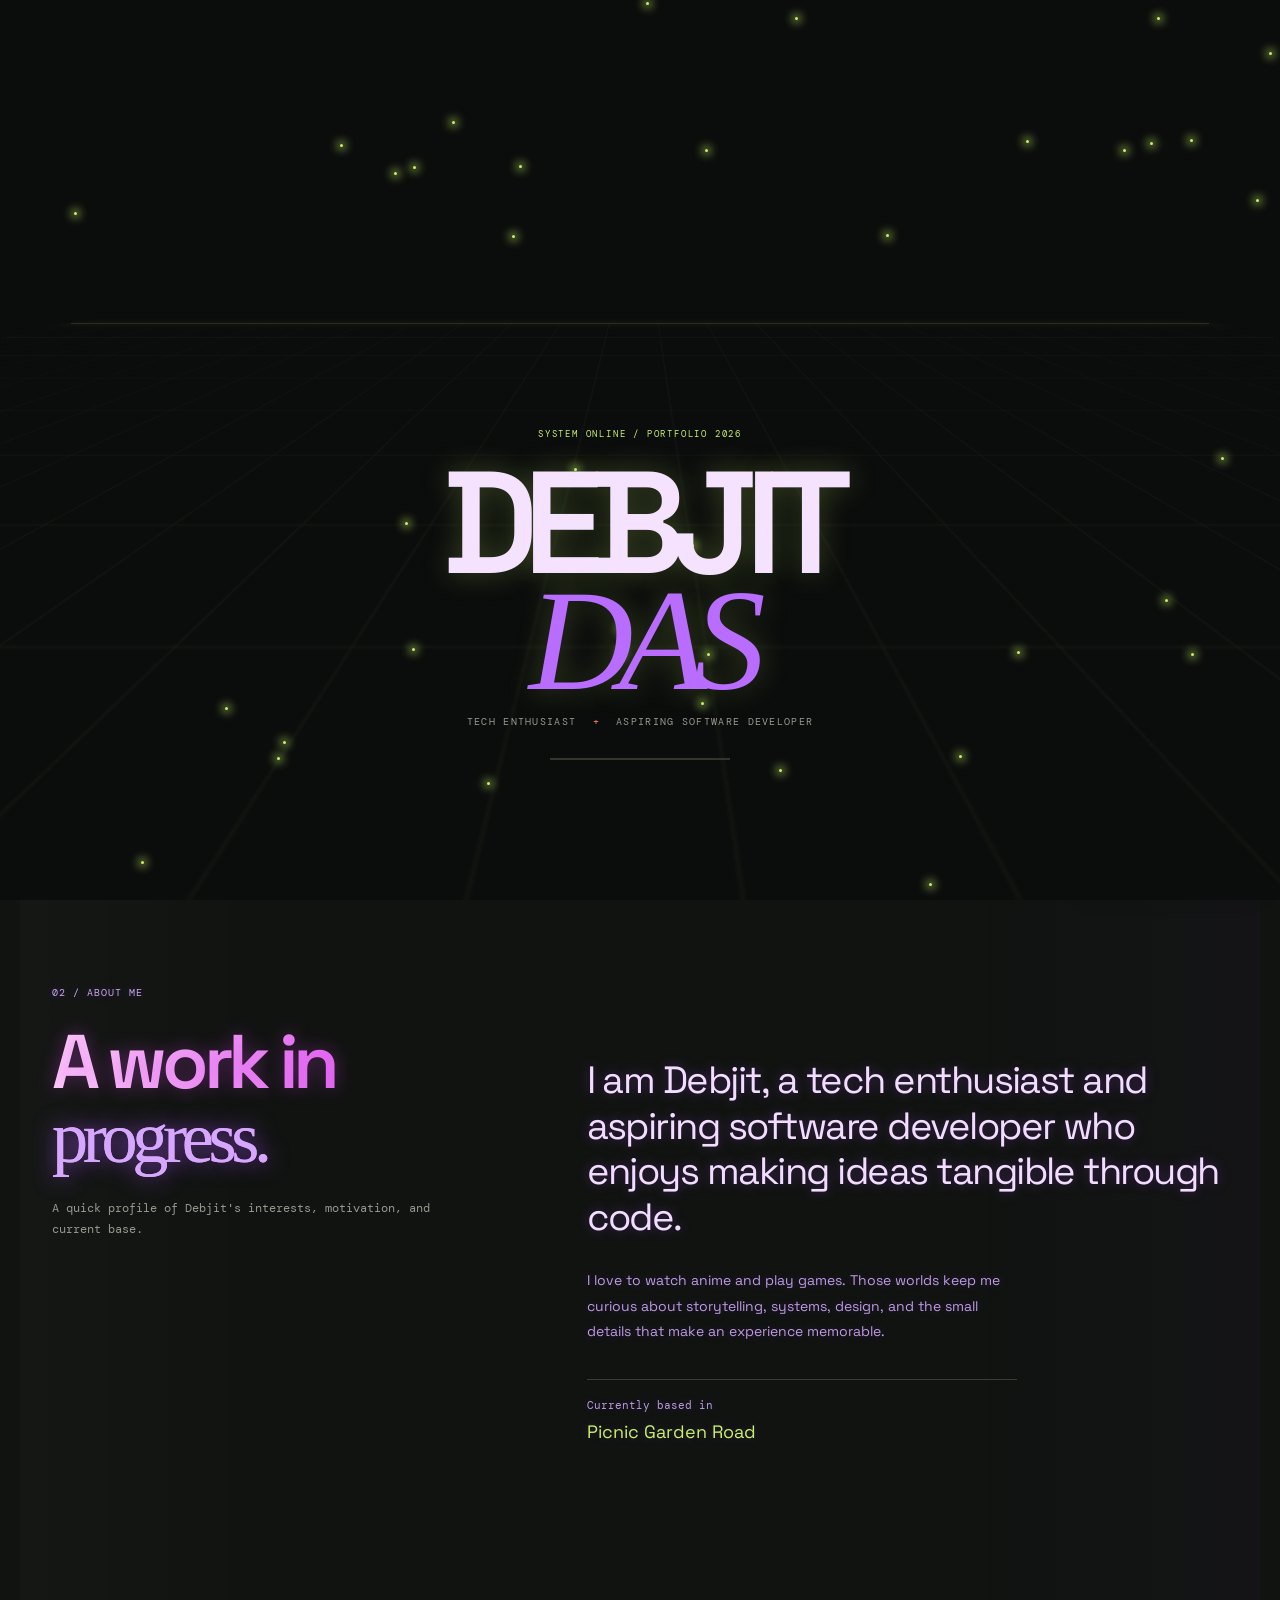
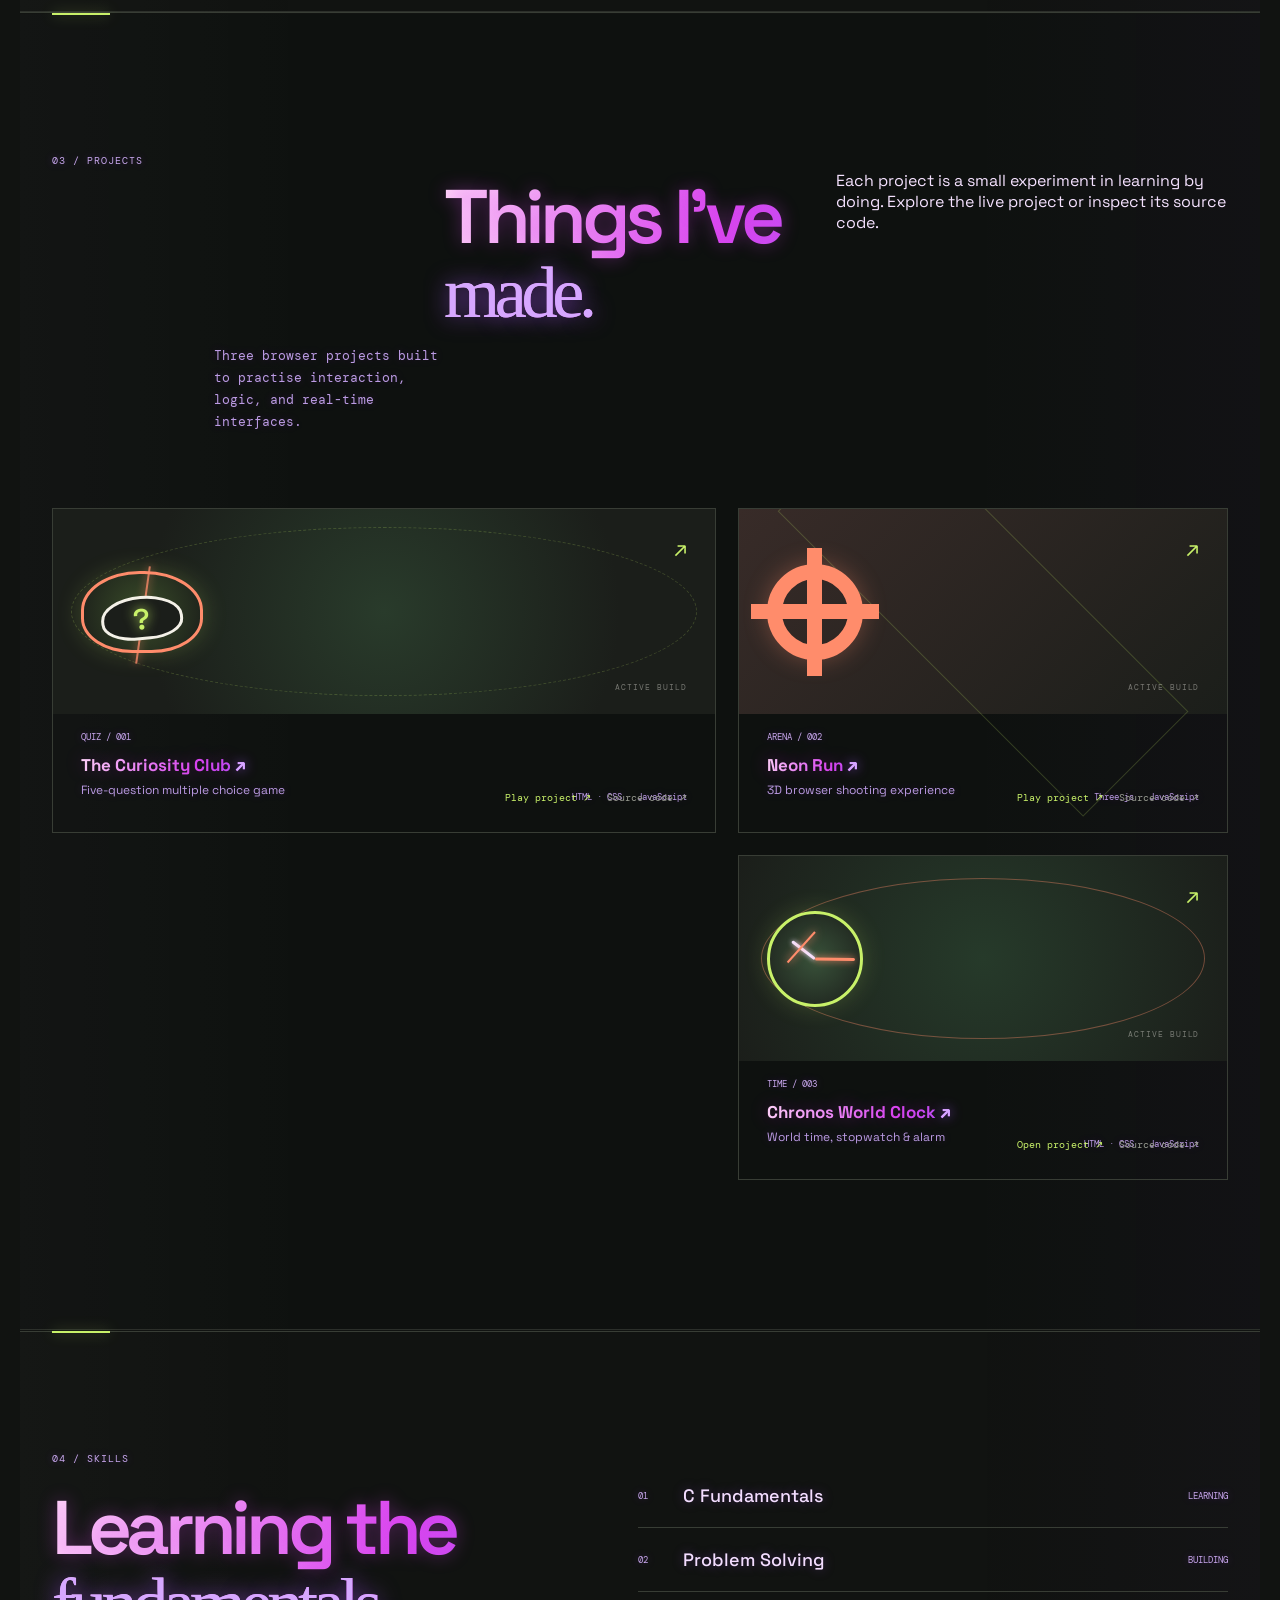
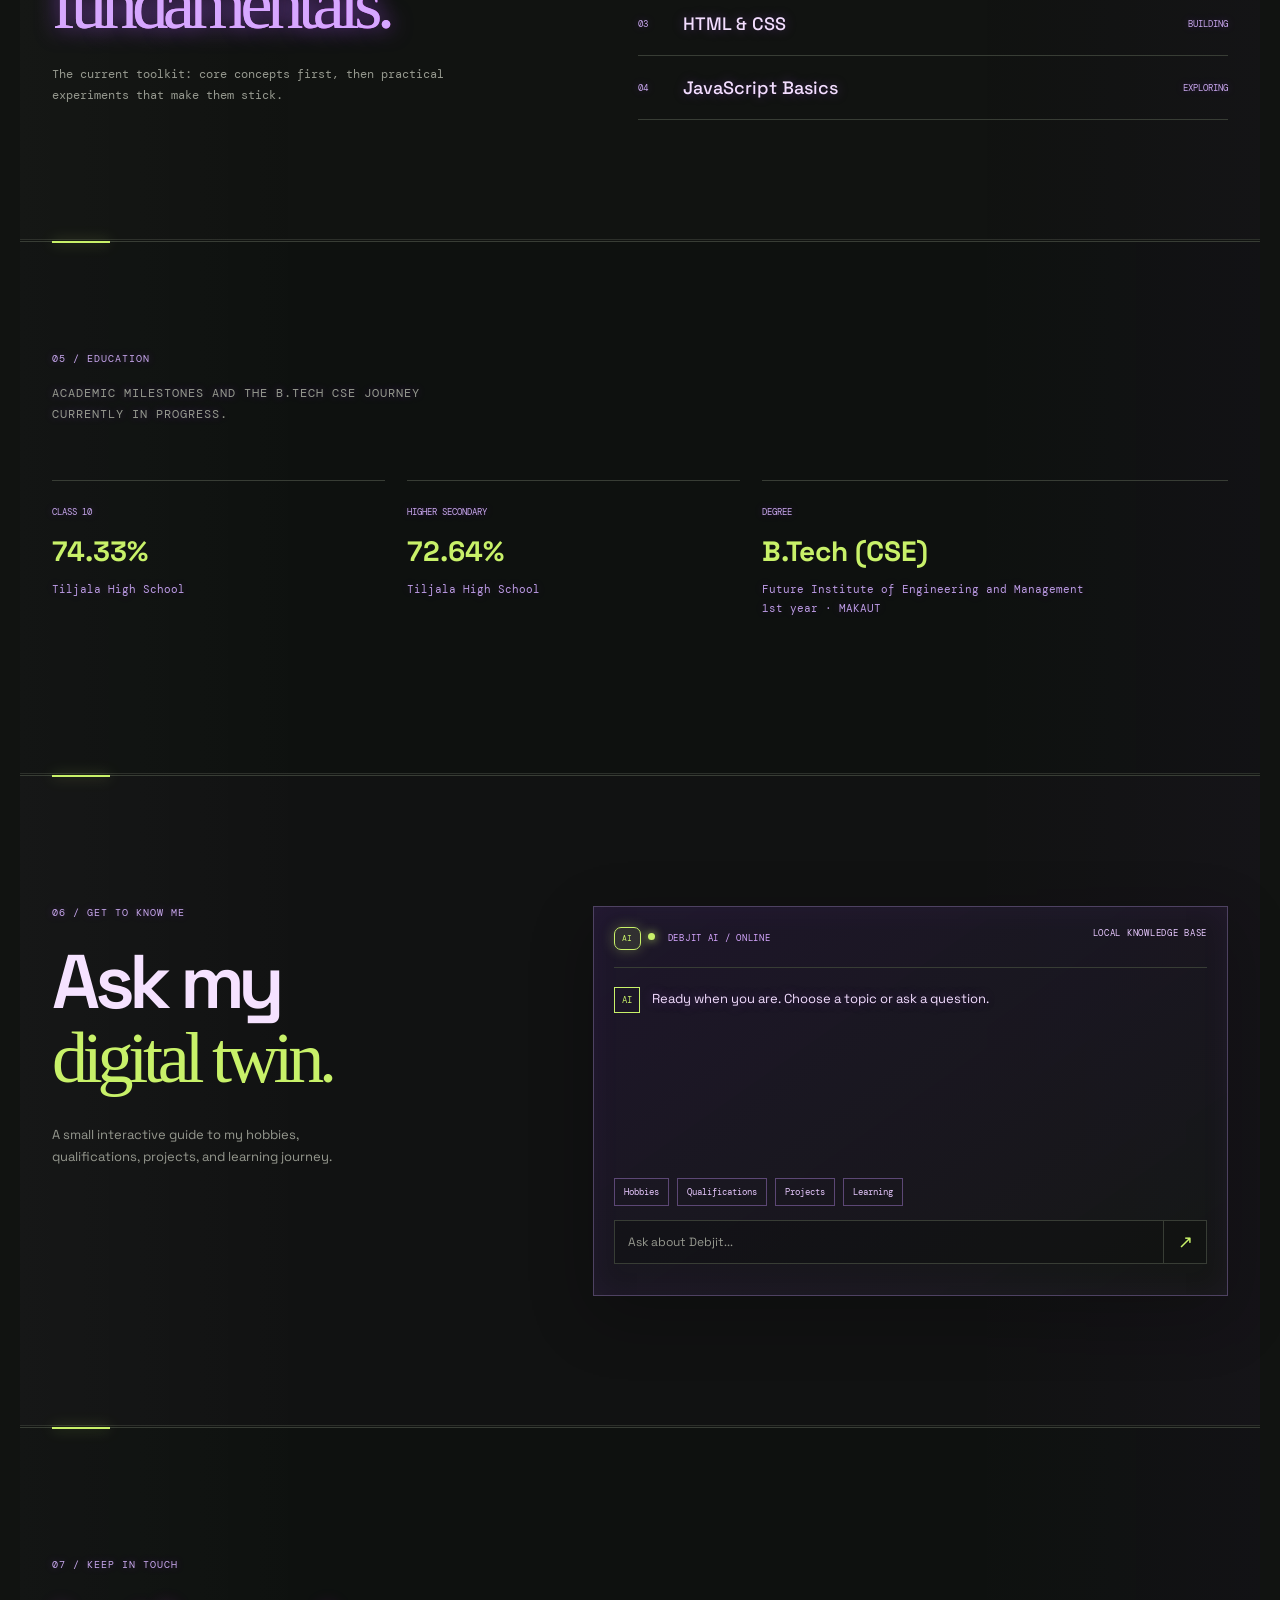
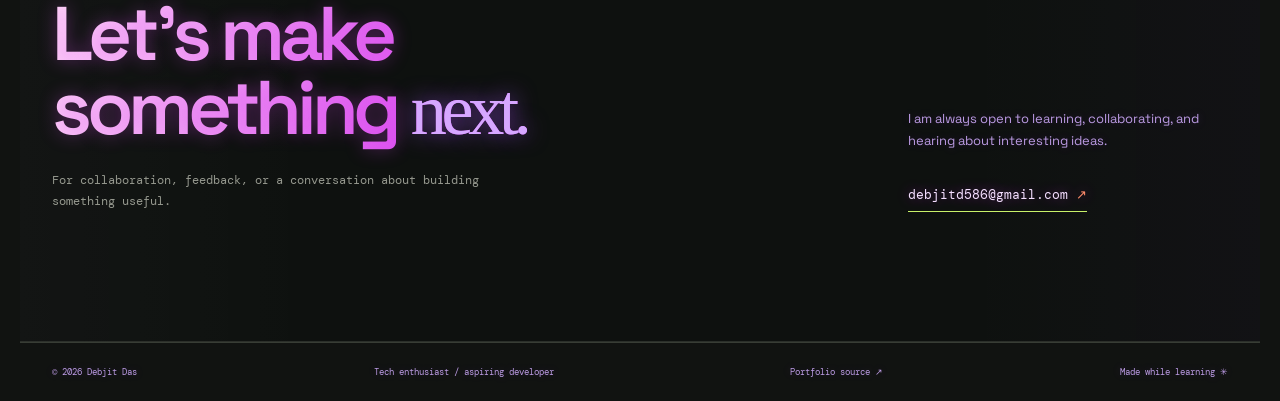
<file: index.html>
<!doctype html>
<html lang="en">
<head>
  <meta charset="UTF-8">
  <meta name="viewport" content="width=device-width, initial-scale=1.0">
  <meta name="description" content="Debjit Das - tech enthusiast and aspiring software developer.">
  <title>Debjit Das | Tech Enthusiast</title>
  <link rel="preconnect" href="https://fonts.googleapis.com">
  <link rel="preconnect" href="https://fonts.gstatic.com" crossorigin>
  <link href="https://fonts.googleapis.com/css2?family=DM+Mono:wght@400;500&family=Space+Grotesk:wght@400;500;600;700&display=swap" rel="stylesheet">
  <link rel="stylesheet" href="styles.css">
  <style>
    .ai-launcher{position:fixed;right:28px;bottom:28px;z-index:30;display:flex;align-items:center;gap:10px;padding:12px 14px;border:1px solid #8760a8;background:rgba(22,18,27,.94);box-shadow:0 12px 30px rgba(0,0,0,.35),0 0 22px rgba(168,85,247,.14);color:#e8d6f8;font:10px var(--mono);transition:transform .25s,border-color .25s,box-shadow .25s}
    .ai-launcher:hover{transform:translateY(-4px);border-color:var(--green);box-shadow:0 16px 34px rgba(0,0,0,.42),0 0 26px rgba(200,241,105,.16)}
    .ai-launcher b{color:var(--green);font-size:17px;font-weight:400}.ai-launcher-dot{position:relative;width:20px;height:16px;border:1px solid var(--green);border-radius:6px;background:rgba(200,241,105,.12);box-shadow:0 0 12px rgba(200,241,105,.45)}.ai-launcher-dot:before{content:'••';position:absolute;left:3px;top:-4px;color:var(--green);font:bold 10px var(--sans);letter-spacing:2px}.ai-launcher-dot:after{content:'';position:absolute;left:8px;top:-6px;width:3px;height:4px;border-left:1px solid var(--green);border-right:1px solid var(--green)}
    .ai-bot-logo{position:relative;display:inline-grid;place-items:center;width:25px;height:21px;margin-right:7px;border:1px solid var(--green);border-radius:7px;background:rgba(200,241,105,.12);color:var(--green);font:8px var(--mono);box-shadow:0 0 13px rgba(200,241,105,.3)}.ai-bot-logo:before{content:'';position:absolute;top:-5px;width:1px;height:4px;background:var(--green)}.ai-bot-logo:after{content:'•';position:absolute;top:-12px;color:var(--orange);font-size:12px}
    @media(max-width:900px){.hero{grid-template-columns:1fr;min-height:0;padding-top:100px;padding-bottom:95px}.hero-copy{max-width:650px}.hero-art{width:min(62vw,380px);margin:85px auto 0}}
    @media(max-width:700px){.ai-launcher{right:16px;bottom:16px;padding:11px 12px}.ai-launcher span:nth-child(2){font-size:9px}.hero{padding-top:85px;padding-bottom:80px}.hero h1{font-size:clamp(43px,12vw,64px);line-height:.95;margin-bottom:32px}.hero h1 .word-cycle{min-width:0}.hero-tagline{position:relative;z-index:1}.hero-art{width:78vw;margin-top:75px}}
    .ai-status:before{content:'AI';display:inline-grid;place-items:center;width:25px;height:21px;margin-right:7px;border:1px solid var(--green);border-radius:7px;background:rgba(200,241,105,.12);color:var(--green);font:8px var(--mono);box-shadow:0 0 13px rgba(200,241,105,.3);vertical-align:middle}
    .hero-copy:after{display:none}
    .hero-copy{transform:none!important;transition:none}
    .hero-second-line{display:block;white-space:nowrap}
    .project-logo{isolation:isolate}.project-logo:before{content:'';position:absolute;z-index:0;inset:18px;border:1px solid rgba(200,241,105,.2);border-radius:50%;animation:logo-orbit 12s linear infinite}.project-logo:after{content:'ACTIVE BUILD';position:absolute;right:28px;bottom:22px;color:rgba(241,238,231,.42);font:8px var(--mono);letter-spacing:.12em}.project-logo span,.project-logo i{z-index:1}.project:hover .project-logo:before{border-color:var(--green);box-shadow:0 0 20px rgba(200,241,105,.18);animation-duration:4s}.quiz .project-logo:before{border-style:dashed;animation-direction:reverse}.quiz .project-logo span{animation:quiz-breathe 2.8s ease-in-out infinite}.shooter .project-logo:before{inset:28px;border-radius:0;transform:rotate(45deg);animation-duration:7s}.shooter .project-logo span{animation:reticle-spin 8s linear infinite}.clock .project-logo:before{inset:22px;border-color:rgba(255,140,107,.38);animation-duration:6s}.clock .project-logo span{animation:clock-breathe 3s ease-in-out infinite}@keyframes logo-orbit{to{transform:rotate(360deg)}}@keyframes quiz-breathe{50%{transform:scale(1.04);box-shadow:0 0 38px rgba(200,241,105,.42)}}@keyframes reticle-spin{to{transform:rotate(360deg)}}@keyframes clock-breathe{50%{box-shadow:0 0 42px rgba(200,241,105,.48)}}
    .section-specific{max-width:430px;margin:18px 0 0;color:var(--muted);font:12px/1.75 var(--mono)}.section-specific strong{color:var(--green);font-weight:400}
    @media(max-width:700px){.project-logo:after{right:20px;bottom:18px;font-size:7px}.section-specific{font-size:11px}}
    main>section{position:relative;isolation:isolate}
    main>section:not(.hero):before{content:'';position:absolute;top:-1px;left:max(32px,calc((100% - 1176px)/2));width:58px;height:2px;background:var(--green);box-shadow:0 0 14px rgba(200,241,105,.45)}
    main>section:not(.hero):after{content:'';position:absolute;inset:0;z-index:-1;pointer-events:none;background:linear-gradient(90deg,rgba(255,255,255,.018),transparent 24%,transparent 76%,rgba(168,85,247,.025));border-bottom:1px solid rgba(56,61,53,.7)}
    .about,.work,.skills,.education,.ai-guide,.contact{margin-top:1px}
    .work,.education,.contact{background:rgba(9,12,11,.2)}
    .ai-guide{background:rgba(26,18,35,.13)}
    .section-label,.section-heading,.ai-heading,.education>p,.contact>div{position:relative;z-index:1}
    @media(max-width:700px){main>section:not(.hero):before{left:20px;width:42px}.about,.work,.skills,.education,.ai-guide,.contact{margin-top:1px}}
    :root{--ink:#f5e2ff}
    .hero-tagline,.about-copy .lead,.skill-list strong,.ai-message p{color:#f3ddff;text-shadow:0 0 12px rgba(168,85,247,.34);animation:text-flash 5s ease-in-out infinite}
    .project h3,.hero h1,.about h2,.work h2,.skills h2,.contact h2{background-image:linear-gradient(105deg,#ffd8f8 0%,#d946ef 32%,#a855f7 52%,#ff8bdc 74%,#ead7ff 100%);text-shadow:0 0 18px rgba(217,70,239,.36)}
    .hero h1{animation:none;background-position:center center}
    .ai-panel-top,.ai-suggestions button{color:#e8c8ff}.text-link,.email{color:#f4dfff;text-shadow:0 0 13px rgba(217,70,239,.46)}
    @keyframes text-flash{0%,100%{text-shadow:0 0 8px rgba(168,85,247,.24)}50%{text-shadow:0 0 16px rgba(217,70,239,.58),0 0 28px rgba(168,85,247,.2)}}
    @media(prefers-reduced-motion:reduce){.hero-tagline,.about-copy .lead,.skill-list strong,.ai-message p{animation:none}}
    .hero{animation:hero-arrive 1.1s .15s both cubic-bezier(.2,.75,.25,1)}
    .about,.work,.skills,.education,.ai-guide,.contact{opacity:0;filter:blur(8px);transform:translateY(70px) scale(.97);transition:opacity 1s ease,filter 1s ease,transform 1s cubic-bezier(.2,.75,.25,1)}
    .about.visible,.work.visible,.skills.visible,.education.visible,.ai-guide.visible,.contact.visible{opacity:1;filter:blur(0);transform:none}
    .about.visible .section-label,.work.visible .section-heading,.skills.visible .section-label,.education.visible>p,.ai-guide.visible .ai-heading,.contact.visible>div{animation:section-content-in .9s .18s both cubic-bezier(.2,.75,.25,1)}
    .about.visible .about-copy,.skills.visible .skill-list,.education.visible .education-grid,.ai-guide.visible .ai-panel,.contact.visible>div+div{animation:section-content-in .9s .32s both cubic-bezier(.2,.75,.25,1)}
    .work.visible .project{animation:project-arrive .8s both cubic-bezier(.2,.75,.25,1)}.work.visible .project:nth-child(2){animation-delay:.14s}.work.visible .project:nth-child(3){animation-delay:.28s}
    @keyframes hero-arrive{from{opacity:0;transform:translateY(24px)}to{opacity:1;transform:none}}
    @keyframes section-content-in{from{opacity:0;transform:translateY(26px)}to{opacity:1;transform:none}}
    @keyframes project-arrive{from{opacity:0;filter:blur(7px);transform:translateY(34px) scale(.95)}to{opacity:1;filter:blur(0);transform:none}}
    @media(prefers-reduced-motion:reduce){.hero,.about,.work,.skills,.education,.ai-guide,.contact,.about.visible .section-label,.work.visible .section-heading,.skills.visible .section-label,.education.visible>p,.ai-guide.visible .ai-heading,.contact.visible>div,.about.visible .about-copy,.skills.visible .skill-list,.education.visible .education-grid,.ai-guide.visible .ai-panel,.contact.visible>div+div,.work.visible .project{animation:none;opacity:1;filter:none;transform:none;transition:none}}
  </style>
</head>
<body>
  <div class="falling-stars" aria-hidden="true"></div>
  <div id="intro-screen" class="intro-screen" aria-label="Portfolio introduction"><div class="intro-grid"></div><div class="glitter-field" aria-hidden="true"></div><div class="intro-content"><p class="intro-kicker">SYSTEM ONLINE / PORTFOLIO 2026</p><div class="intro-name">DEBJIT<br><em>DAS</em></div><p class="intro-role">TECH ENTHUSIAST <span>+</span> ASPIRING SOFTWARE DEVELOPER</p><div class="intro-loader"><i></i></div></div></div>
  <div class="cursor-dot" aria-hidden="true"></div><div class="cursor-ring" aria-hidden="true"></div>
  <a class="ai-launcher" href="#ai-guide" aria-label="Ask Debjit AI"><span class="ai-launcher-dot"></span><span>Ask Debjit AI</span><b>↗</b></a>
  <header class="site-header"><a class="brand" href="#top" aria-label="Debjit Das home"><span class="brand-mark">DD</span><span>DEBJIT DAS</span></a><nav aria-label="Primary navigation"><a href="#about">About</a><a href="#work">Projects</a><a href="#skills">Skills</a><a href="#contact">Contact</a></nav><a class="availability" href="#contact"><i></i>Open to learning</a><button class="menu-button" aria-label="Open menu" aria-expanded="false">Menu</button></header>
  <main id="top">
    <section class="hero section-wrap"><div class="hero-copy"><p class="eyebrow">01 / Tech enthusiast & aspiring software developer</p><h1>Turning ideas<br>into <span class="word-cycle">projects</span><b>.</b></h1><p class="hero-tagline">Turning ideas into projects while learning along the way.</p><p class="location">⌖ Picnic Garden Road, Kolkata</p><div class="hero-actions"><a class="button" href="#work">Explore projects <span>↘</span></a><a class="text-link" href="#about">A little about me <span>↗</span></a></div></div><div class="hero-art" aria-label="Portrait of Debjit Das"><div class="profile-fallback">DD</div><img class="profile-photo" src="profile-photo.jpg.jpg" alt="Portrait of Debjit Das"><div class="scan-ring ring-a"></div><div class="scan-ring ring-b"></div><div class="scan-ring ring-c"></div><small>DEBJIT<br>DAS</small></div></section>
    <div class="ticker"><span>Curiosity in motion</span><b>✳</b><span>Code with purpose</span><b>✳</b><span>Always learning</span><b>✳</b><span>Curiosity in motion</span></div>
    <section id="about" class="about section-wrap"><div class="section-label"><p class="eyebrow">02 / About me</p><h2>A work in<br><em>progress.</em></h2></div><div class="about-copy"><p class="lead">I am Debjit, a tech enthusiast and aspiring software developer who enjoys making ideas tangible through code.</p><p>I love to watch anime and play games. Those worlds keep me curious about storytelling, systems, design, and the small details that make an experience memorable.</p><p class="location-card">Currently based in<br><strong>Picnic Garden Road</strong></p></div></section>
    <section id="work" class="work section-wrap"><div class="section-heading"><p class="eyebrow">03 / Projects</p><h2>Things I've<br><em>made.</em></h2><p>Each project is a small experiment in learning by doing. Explore the live project or inspect its source code.</p></div><div class="projects"><article class="project quiz"><div class="project-logo"><span>?</span></div><small>QUIZ / 001</small><h3>The Curiosity Club <span>↗</span></h3><p>Five-question multiple choice game</p><b class="tech">HTML · CSS · JavaScript</b><div class="project-links"><a href="quiz-game/index.html">Play project ↗</a><a href="https://github.com/debjitd586-ship-it/quiz" target="_blank" rel="noopener">Source code ↗</a></div></article><article class="project shooter"><div class="project-logo"><span>✦</span></div><small>ARENA / 002</small><h3>Neon Run <span>↗</span></h3><p>3D browser shooting experience</p><b class="tech">Three.js · JavaScript</b><div class="project-links"><a href="shooting-game/index.html">Play project ↗</a><a href="https://github.com/debjitd586-ship-it/shooting-game" target="_blank" rel="noopener">Source code ↗</a></div></article><article class="project clock"><div class="project-logo"><span>12</span><i></i></div><small>TIME / 003</small><h3>Chronos World Clock <span>↗</span></h3><p>World time, stopwatch & alarm</p><b class="tech">HTML · CSS · JavaScript</b><div class="project-links"><a href="world-clock/index.html">Open project ↗</a><a href="https://github.com/debjitd586-ship-it/world-clock" target="_blank" rel="noopener">Source code ↗</a></div></article></div></section>
    <section id="skills" class="skills section-wrap"><div class="section-label"><p class="eyebrow">04 / Skills</p><h2>Learning the<br><em>fundamentals.</em></h2></div><div class="skill-list"><div><span>01</span><strong>C Fundamentals</strong><b>LEARNING</b></div><div><span>02</span><strong>Problem Solving</strong><b>BUILDING</b></div><div><span>03</span><strong>HTML & CSS</strong><b>BUILDING</b></div><div><span>04</span><strong>JavaScript Basics</strong><b>EXPLORING</b></div></div></section>
    <section class="education section-wrap"><p class="eyebrow">05 / Education</p><div class="education-grid"><div><small>CLASS 10</small><strong>74.33%</strong><p>Tiljala High School</p></div><div><small>HIGHER SECONDARY</small><strong>72.64%</strong><p>Tiljala High School</p></div><div><small>DEGREE</small><strong>B.Tech (CSE)</strong><p>Future Institute of Engineering and Management<br>1st year · MAKAUT</p></div></div></section>
    <section id="ai-guide" class="ai-guide section-wrap"><div class="ai-heading"><p class="eyebrow">06 / Get to know me</p><h2>Ask my<br><em>digital twin.</em></h2><p>A small interactive guide to my hobbies, qualifications, projects, and learning journey.</p></div><div class="ai-panel"><div class="ai-panel-top"><span class="ai-status"><i></i> DEBJIT AI / ONLINE</span><span>LOCAL KNOWLEDGE BASE</span></div><div id="ai-messages" class="ai-messages" aria-live="polite"><div class="ai-message ai-bot"><b>AI</b><p>Hey, I'm Debjit's portfolio guide. Ask me anything about him.</p></div></div><div class="ai-suggestions"><button data-question="What are Debjit's hobbies?">Hobbies</button><button data-question="What are Debjit's qualifications?">Qualifications</button><button data-question="Tell me about the projects">Projects</button><button data-question="What is Debjit learning?">Learning</button></div><form id="ai-form" class="ai-form"><label class="sr-only" for="ai-input">Ask about Debjit</label><input id="ai-input" type="text" placeholder="Ask about Debjit..." autocomplete="off"><button type="submit" aria-label="Send question">↗</button></form></div></section>
    <section id="contact" class="contact section-wrap"><div><p class="eyebrow">07 / Keep in touch</p><h2>Let's make<br>something <em>next.</em></h2></div><div><p>I am always open to learning, collaborating, and hearing about interesting ideas.</p><a class="email" href="mailto:debjitd586@gmail.com">debjitd586@gmail.com <span>↗</span></a></div></section>
  </main><footer class="section-wrap"><span>© 2026 Debjit Das</span><span>Tech enthusiast / aspiring developer</span><a href="https://github.com/debjitd586-ship-it/portfolio" target="_blank" rel="noopener">Portfolio source ↗</a><span>Made while learning ✳</span></footer><script src="script.js"></script>
</body>
</html>
</file>
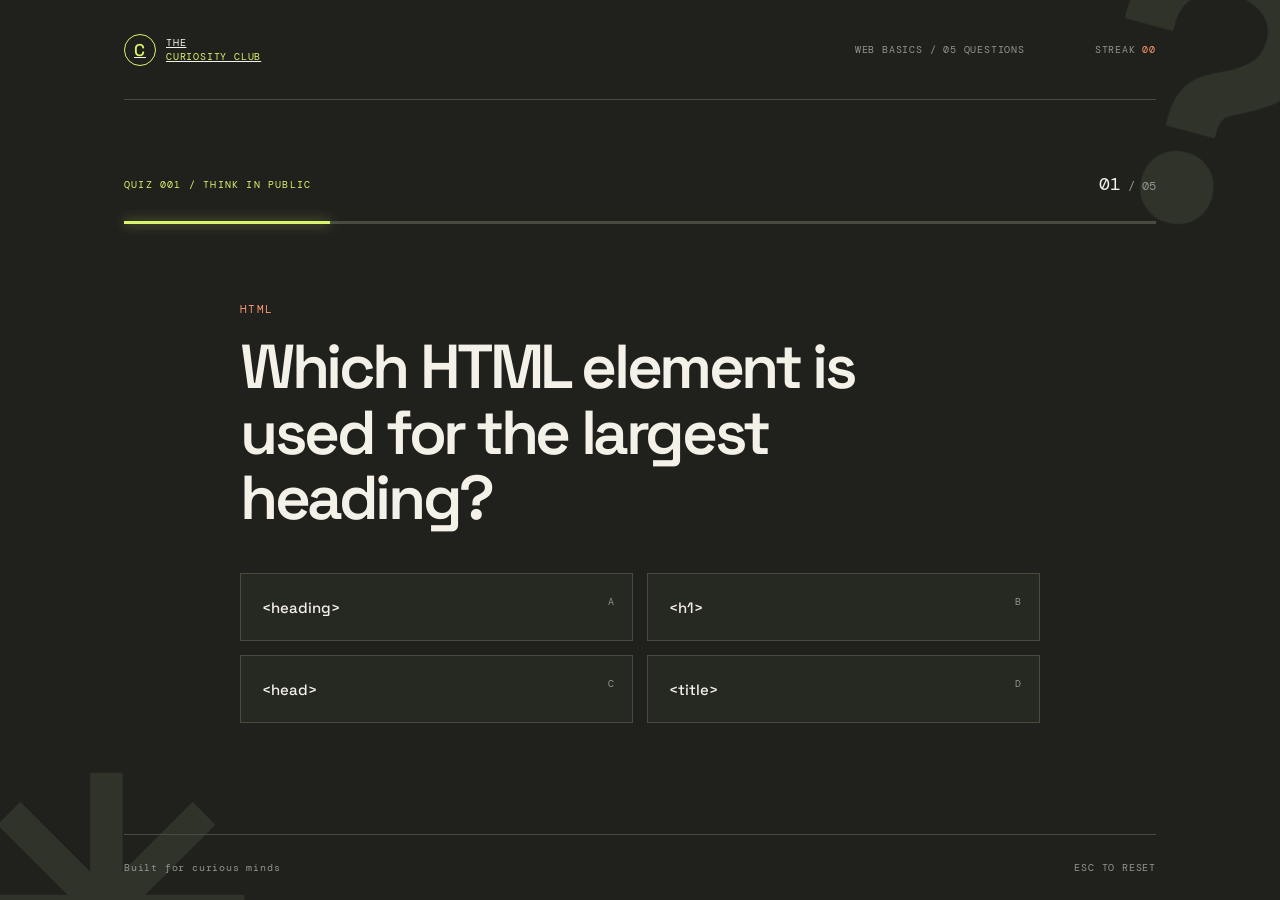
<file: quiz-game/index.html>
<!doctype html>
<html lang="en">
<head>
  <meta charset="UTF-8">
  <meta name="viewport" content="width=device-width, initial-scale=1.0">
  <meta name="description" content="The Curiosity Club, a five-question web development quiz.">
  <title>The Curiosity Club | Quiz</title>
  <link rel="preconnect" href="https://fonts.googleapis.com">
  <link rel="preconnect" href="https://fonts.gstatic.com" crossorigin>
  <link href="https://fonts.googleapis.com/css2?family=DM+Mono:wght@400;500&family=Space+Grotesk:wght@400;500;600;700&display=swap" rel="stylesheet">
  <link rel="stylesheet" href="styles.css">
</head>
<body>
  <div class="background-mark mark-one">?</div><div class="background-mark mark-two">✳</div>
  <main class="quiz-shell">
    <header class="topbar"><a class="brand" href="../index.html"><span class="brand-icon">C</span><span>THE<br><b>CURIOSITY CLUB</b></span></a><span class="category">WEB BASICS / 05 QUESTIONS</span><span class="streak">STREAK <b id="streak">00</b></span></header>
    <section id="quiz-view" class="quiz-view">
      <div class="intro-row"><p class="eyebrow">QUIZ 001 / THINK IN PUBLIC</p><div class="progress-copy"><span id="question-number">01</span> / 05</div></div>
      <div class="progress-track"><i id="progress-bar"></i></div>
      <div class="question-area"><p class="question-tag" id="question-tag">HTML</p><h1 id="question">Loading question...</h1><div id="answers" class="answers"></div><p id="feedback" class="feedback" aria-live="polite"></p><button id="next-button" class="next-button" hidden>Next question <span>↗</span></button></div>
    </section>
    <section id="result-view" class="result-view hidden"><p class="eyebrow">QUIZ COMPLETE / NICE WORK</p><h2>You made it<br><em>count.</em></h2><div class="result-score"><span id="result-score">0</span><small>/ 5 correct</small></div><p id="result-message">Your curiosity is a pretty good superpower.</p><button id="restart-button" class="restart-button">Play again <span>↻</span></button></section>
    <footer class="quiz-footer"><span>Built for curious minds</span><span>ESC TO RESET</span></footer>
  </main>
  <script src="script.js"></script>
</body>
</html>
</file>
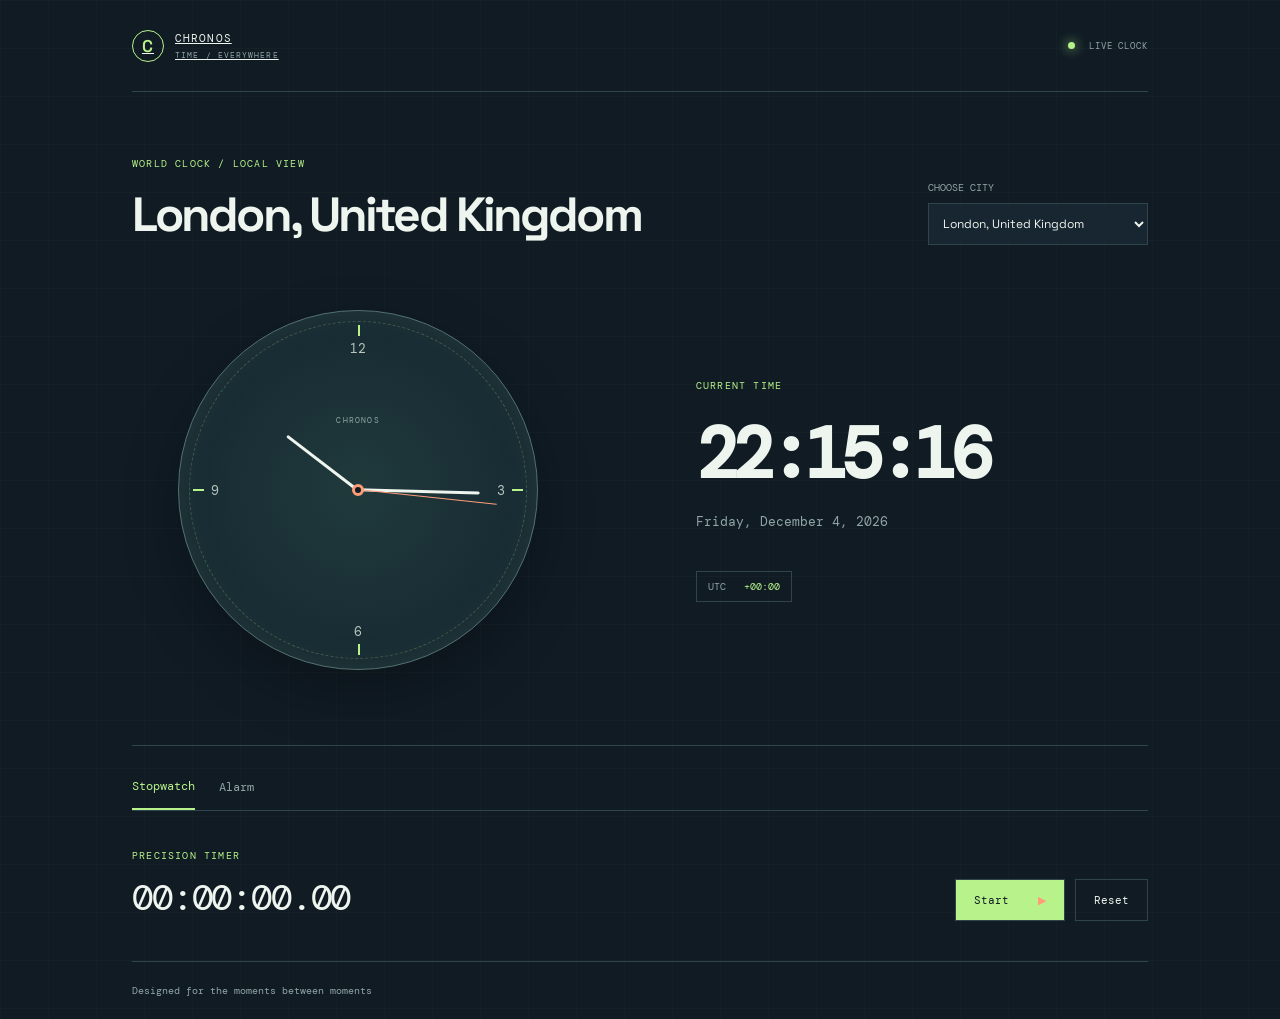
<file: world-clock/index.html>
<!doctype html>
<html lang="en">
<head>
  <meta charset="UTF-8">
  <meta name="viewport" content="width=device-width, initial-scale=1.0">
  <meta name="description" content="A modern worldwide analog clock, stopwatch, and alarm.">
  <title>Chronos / World Clock</title>
  <link rel="preconnect" href="https://fonts.googleapis.com">
  <link rel="preconnect" href="https://fonts.gstatic.com" crossorigin>
  <link href="https://fonts.googleapis.com/css2?family=DM+Mono:wght@400;500&family=Space+Grotesk:wght@400;500;600;700&display=swap" rel="stylesheet">
  <link rel="stylesheet" href="styles.css">
</head>
<body>
  <main class="app-shell">
    <header class="topbar"><a class="brand" href="../index.html"><span class="brand-mark">C</span><span>CHRONOS <small>TIME / EVERYWHERE</small></span></a><span class="live"><i></i> LIVE CLOCK</span></header>
    <section class="clock-section">
      <div class="location-row"><div><p class="eyebrow">WORLD CLOCK / LOCAL VIEW</p><h1 id="location-name">London, United Kingdom</h1></div><label class="timezone-label" for="timezone">Choose city<select id="timezone"><option value="Europe/London">London, United Kingdom</option><option value="America/New_York">New York, United States</option><option value="Asia/Tokyo">Tokyo, Japan</option><option value="Asia/Kolkata">Kolkata, India</option><option value="Australia/Sydney">Sydney, Australia</option><option value="Africa/Cairo">Cairo, Egypt</option><option value="America/Los_Angeles">Los Angeles, United States</option></select></label></div>
      <div class="clock-layout"><div class="clock-face" aria-label="Analog clock"><div class="tick tick-12"></div><div class="tick tick-3"></div><div class="tick tick-6"></div><div class="tick tick-9"></div><span class="clock-number n12">12</span><span class="clock-number n3">3</span><span class="clock-number n6">6</span><span class="clock-number n9">9</span><div class="hand hour" id="hour-hand"></div><div class="hand minute" id="minute-hand"></div><div class="hand second" id="second-hand"></div><div class="clock-pin"></div><span class="clock-label">CHRONOS</span></div><div class="time-info"><p class="eyebrow">CURRENT TIME</p><div id="digital-time" class="digital-time">00:00:00</div><p id="date-text" class="date-text">Monday, January 1, 2024</p><div class="utc-badge">UTC <b id="utc-offset">+00:00</b></div></div></div>
    </section>
    <section class="tools"><div class="tabs" role="tablist"><button class="tab active" data-tab="stopwatch" role="tab">Stopwatch</button><button class="tab" data-tab="alarm" role="tab">Alarm</button></div><div class="tool-panel" id="stopwatch-panel"><div><p class="eyebrow">PRECISION TIMER</p><div class="stopwatch-time" id="stopwatch-time">00:00:00.00</div></div><div class="tool-actions"><button class="primary" id="start-stopwatch">Start <span>▶</span></button><button class="secondary" id="reset-stopwatch">Reset</button></div></div><div class="tool-panel hidden" id="alarm-panel"><div><p class="eyebrow">SET AN ALARM</p><div class="alarm-inputs"><input id="alarm-time" type="time" aria-label="Alarm time"><label><input id="alarm-enabled" type="checkbox" checked> Enable</label></div><p id="alarm-status" class="alarm-status">No alarm set</p></div><button class="primary" id="set-alarm">Set alarm <span>◷</span></button></div></section>
    <footer><span>Designed for the moments between moments</span><span id="alarm-notice"></span><button id="stop-alarm" class="stop-alarm" hidden>Stop alarm</button></footer>
  </main><script src="script.js"></script>
</body>
</html>
</file>
<file: styles.css>
@import url('https://fonts.googleapis.com/css2?family=DM+Mono:wght@400;500&family=Space+Grotesk:wght@400;500;600;700&display=swap');
:root{--bg:#111311;--panel:#1b1e1a;--ink:#f1eee7;--muted:#96998f;--line:#383d35;--green:#c8f169;--orange:#ff8c6b;--mono:'DM Mono',monospace;--sans:'Space Grotesk',sans-serif}*{box-sizing:border-box}html{scroll-behavior:smooth}body{margin:0;background:var(--bg);color:var(--ink);font-family:var(--sans);overflow-x:hidden}body:before{content:'';position:fixed;inset:0;z-index:-1;pointer-events:none;background:radial-gradient(circle at 80% 12%,rgba(200,241,105,.08),transparent 28%),linear-gradient(rgba(255,255,255,.018) 1px,transparent 1px),linear-gradient(90deg,rgba(255,255,255,.018) 1px,transparent 1px);background-size:auto,60px 60px,60px 60px}.section-wrap{max-width:1240px;margin:auto;padding-inline:32px}a{color:inherit;text-decoration:none}.site-header{position:sticky;top:0;z-index:20;max-width:1240px;height:76px;margin:auto;padding:0 32px;display:flex;align-items:center;justify-content:space-between;border-bottom:1px solid var(--line);background:rgba(17,19,17,.9);backdrop-filter:blur(14px)}.brand{display:flex;align-items:center;gap:11px;font:11px var(--mono);letter-spacing:.1em}.brand-mark{display:grid;place-items:center;width:31px;height:31px;border:1px solid var(--green);border-radius:50%;color:var(--green);font-size:9px}nav{display:flex;gap:32px;color:var(--muted);font:10px var(--mono)}nav a{transition:color .2s}nav a:hover{color:var(--green)}.availability{color:var(--muted);font:9px var(--mono)}.availability i{display:inline-block;width:7px;height:7px;margin-right:7px;border-radius:50%;background:var(--green);box-shadow:0 0 12px var(--green)}.menu-button{display:none;background:transparent;border:0;color:var(--green);font:10px var(--mono)}.hero{min-height:720px;padding-top:145px;display:grid;grid-template-columns:1fr .9fr;align-items:start}.eyebrow{margin:0;color:var(--muted);font:10px var(--mono);letter-spacing:.1em;text-transform:uppercase}.hero h1{margin:28px 0 20px;font-size:clamp(55px,8vw,108px);line-height:.9;letter-spacing:-.08em;font-weight:600}.hero h1 span{color:var(--green);font-family:Georgia,serif;font-style:italic;font-weight:400}.hero h1 b{color:var(--orange)}.hero-tagline{max-width:420px;margin:0;color:var(--ink);font-size:18px;line-height:1.45}.location{margin-top:18px;color:var(--muted);font:11px var(--mono)}.hero-actions{display:flex;gap:30px;align-items:center;margin-top:42px}.button{display:inline-flex;gap:35px;padding:16px 18px;background:var(--green);color:var(--bg);font-size:12px;font-weight:700;transition:transform .25s,box-shadow .25s}.button:hover{transform:translateY(-4px);box-shadow:0 10px 24px rgba(200,241,105,.18)}.button span,.text-link span,.email span{color:var(--orange)}.text-link{border-bottom:1px solid var(--muted);padding-bottom:5px;font-size:12px}.hero-art{position:relative;width:min(38vw,380px);aspect-ratio:1;margin:10px auto}.scan-ring{position:absolute;border:1px solid var(--line);border-radius:50%;inset:0;transform:rotate(25deg) skewX(-15deg)}.ring-b{inset:14%;transform:rotate(-30deg) skewX(-19deg);border-color:#596546}.ring-c{inset:28%;border-style:dashed;animation:spin 20s linear infinite}.art-core{position:absolute;inset:38%;display:grid;place-items:center;border-radius:50%;background:var(--green);color:var(--bg);font:19px var(--mono);box-shadow:0 0 50px rgba(200,241,105,.22)}.art-core span{position:absolute;width:7px;height:7px;right:-30px;top:18px;background:var(--orange);border-radius:50%}.hero-art small{position:absolute;right:-12px;top:22%;color:var(--muted);font:9px/1.5 var(--mono)}@keyframes spin{to{transform:rotate(385deg)}}.ticker{padding:17px;border-block:1px solid var(--line);color:var(--muted);font:10px var(--mono);letter-spacing:.1em;text-align:center;text-transform:uppercase}.ticker b{margin:0 25px;color:var(--green)}h2{margin:28px 0 0;font-size:clamp(48px,6vw,76px);line-height:.92;letter-spacing:-.07em;font-weight:600}h2 em{color:var(--green);font:400 .95em Georgia,serif}.about{padding-top:140px;padding-bottom:140px;display:grid;grid-template-columns:1fr 1.2fr;border-bottom:1px solid var(--line)}.about-copy{padding-top:72px;max-width:650px}.about-copy .lead{margin:0 0 28px;font-size:clamp(24px,3vw,38px);line-height:1.2;letter-spacing:-.04em}.about-copy>p:not(.lead){max-width:430px;color:var(--muted);font-size:14px;line-height:1.8}.location-card{margin-top:35px!important;padding:18px 0;border-top:1px solid var(--line);font:11px var(--mono)!important}.location-card strong{display:block;margin-top:8px;color:var(--green);font:18px var(--sans)}.work{padding-top:140px;padding-bottom:150px}.section-heading{display:grid;grid-template-columns:1fr 1fr 1fr;align-items:start}.section-heading>p:last-child{max-width:230px;margin:10px 0 0 auto;color:var(--muted);font-size:13px;line-height:1.7}.projects{display:grid;grid-template-columns:1.15fr .85fr;gap:22px;margin-top:75px}.project{position:relative;display:block;padding:28px;border:1px solid var(--line);min-height:325px;overflow:hidden;transition:border-color .3s,transform .3s}.project:hover{transform:translateY(-7px);border-color:var(--green)}.project:after{content:'↗';position:absolute;right:28px;top:25px;color:var(--green);font-size:22px}.project-logo{position:absolute;inset:0 0 auto 0;height:205px;padding:28px;display:flex;align-items:center;background:var(--panel)}.project-logo span{display:grid;place-items:center;width:94px;height:94px;border:1px solid currentColor;border-radius:24px;color:var(--green);font:600 58px var(--sans);box-shadow:inset 0 0 25px rgba(200,241,105,.08)}.project small{position:absolute;top:222px;left:28px;color:var(--muted);font:9px var(--mono)}.project h3{position:absolute;top:244px;left:28px;margin:0;font-size:17px}.project h3 span{color:var(--green);font-size:18px}.project p{position:absolute;top:273px;left:28px;margin:0;color:var(--muted);font-size:12px}.tech{position:absolute;right:28px;bottom:29px;color:var(--muted);font:9px var(--mono);font-weight:400}.quiz .project-logo{background:linear-gradient(135deg,#303b25,var(--panel))}.quiz .project-logo span{border-radius:50%;color:var(--orange)}.shooter .project-logo{background:linear-gradient(135deg,#382b28,var(--panel))}.shooter .project-logo span{transform:rotate(45deg);border-radius:7px;color:var(--orange)}.shooter .project-logo span::first-letter{transform:rotate(-45deg)}.clock{grid-column:2}.clock .project-logo{background:linear-gradient(135deg,#25352a,var(--panel))}.clock .project-logo span{font-size:28px;border-radius:50%;position:relative}.clock .project-logo i{position:absolute;width:2px;height:31px;left:46px;top:31px;background:var(--green);transform:rotate(25deg);transform-origin:bottom}.skills{padding:120px 32px;border-top:1px solid var(--line);display:grid;grid-template-columns:1fr 1.2fr;gap:8%}.skill-list{margin-top:12px}.skill-list div{display:grid;grid-template-columns:45px 1fr auto;align-items:center;padding:20px 0;border-bottom:1px solid var(--line)}.skill-list span,.skill-list b{color:var(--muted);font:9px var(--mono)}.skill-list strong{font-size:18px;font-weight:500}.skill-list b{color:var(--green)}.education{padding-top:110px;padding-bottom:120px;border-top:1px solid var(--line)}.education-grid{display:grid;grid-template-columns:1fr 1fr 1.4fr;gap:22px;margin-top:55px}.education-grid>div{padding:25px 0;border-top:1px solid var(--line)}.education-grid small{display:block;color:var(--muted);font:9px var(--mono)}.education-grid strong{display:block;margin-top:15px;color:var(--green);font-size:28px}.education-grid p{color:var(--muted);font:11px/1.7 var(--mono)}.contact{padding-top:130px;padding-bottom:130px;display:grid;grid-template-columns:1fr 1fr;align-items:end;border-top:1px solid var(--line)}.contact h2{font-size:clamp(48px,6vw,76px)}.contact>div:last-child{max-width:320px;margin-left:auto}.contact>div:last-child p{color:var(--muted);font-size:13px;line-height:1.7}.email{display:inline-block;margin-top:20px;padding-bottom:8px;border-bottom:1px solid var(--green);color:var(--green);font:13px var(--mono)}footer{display:flex;justify-content:space-between;padding-top:23px;padding-bottom:23px;border-top:1px solid var(--line);color:var(--muted);font:9px var(--mono)}
+@media(max-width:700px){.section-wrap{padding-inline:20px}.site-header{height:70px;padding:0 20px}.site-header nav,.availability{display:none}.menu-button{display:block}.hero{display:block;min-height:0;padding-top:85px;padding-bottom:80px}.hero h1{font-size:clamp(52px,16vw,78px)}.hero-tagline{font-size:16px}.hero-art{width:78vw;margin:75px auto 0}.ticker{font-size:8px;white-space:nowrap;overflow:hidden}.ticker b{margin:0 12px}.about,.skills{display:block;padding-top:90px;padding-bottom:90px}.about-copy{padding-top:55px}.section-heading{display:block}.section-heading h2{margin-top:28px}.section-heading>p:last-child{margin:28px 0 0}.work{padding-top:95px;padding-bottom:100px}.projects{display:block;margin-top:55px}.project{margin-bottom:22px;min-height:325px}.clock{margin-bottom:0}.skills .skill-list{margin-top:55px}.education{padding-top:90px;padding-bottom:90px}.education-grid{display:block;margin-top:35px}.education-grid>div{margin-top:26px}.contact{display:block;padding-top:90px;padding-bottom:90px}.contact>div:last-child{margin:45px 0 0}.contact h2{font-size:clamp(48px,14vw,70px)}footer{display:block;line-height:2.1}footer span{display:block}}
@media(prefers-reduced-motion:reduce){html{scroll-behavior:auto}.ring-c{animation:none}.cursor-ring{transition:none}}
.cursor-dot,.cursor-ring{position:fixed;z-index:50;pointer-events:none;border-radius:50%;transform:translate(-50%,-50%)}.cursor-dot{width:6px;height:6px;background:var(--green);box-shadow:0 0 10px var(--green)}.cursor-ring{width:28px;height:28px;border:1px solid rgba(200,241,105,.65);transition:width .2s,height .2s,border-color .2s}.cursor-ring.hovering{width:44px;height:44px;border-color:var(--orange)}body{cursor:none}.word-cycle{display:inline-block;min-width:4.8ch;transition:opacity .22s,transform .22s}.word-cycle.changing{opacity:0;transform:translateY(8px)}
.cursor-dot{background:#9cecff;box-shadow:0 0 8px #75dcff,0 0 20px #258dff}.cursor-ring{border:1px solid rgba(117,220,255,.8);box-shadow:0 0 10px rgba(37,141,255,.55),inset 0 0 8px rgba(117,220,255,.18);animation:cursor-orbit 2.8s linear infinite}.cursor-ring:after{content:'✦';position:absolute;right:-7px;top:-9px;color:#d8f8ff;font-size:9px;text-shadow:0 0 8px #258dff;animation:cursor-sparkle 1.3s ease-in-out infinite}.cursor-ring.hovering{width:46px;height:46px;border-color:#d8f8ff;box-shadow:0 0 18px #258dff,inset 0 0 12px rgba(117,220,255,.35)}@keyframes cursor-orbit{to{rotate:360deg}}@keyframes cursor-sparkle{50%{opacity:.25;transform:scale(.55) rotate(20deg)}}
@media(max-width:700px){body{cursor:auto}.cursor-dot,.cursor-ring{display:none}}
@media(max-width:700px){.site-header nav.open{position:absolute;top:70px;left:0;right:0;display:flex;flex-direction:column;gap:20px;padding:24px 20px;background:var(--panel);border-bottom:1px solid var(--line)}}
.falling-stars{position:fixed;inset:0;z-index:-1;overflow:hidden;pointer-events:none;opacity:.75}.falling-star{position:absolute;top:-20px;width:var(--star-size);height:var(--star-size);border-radius:50%;background:#d8dbe0;box-shadow:0 0 7px 1px rgba(216,219,224,.7);animation:star-fall var(--star-duration) linear infinite;animation-delay:var(--star-delay)}.falling-star:nth-child(3n){background:#858b91;box-shadow:0 0 8px 1px rgba(190,197,202,.6)}.falling-star:nth-child(5n){width:2px;height:2px;background:#fff;box-shadow:0 0 11px 2px rgba(255,255,255,.75)}@keyframes star-fall{0%{transform:translate3d(0,-30px,0) rotate(0deg);opacity:0}10%{opacity:.85}90%{opacity:.45}100%{transform:translate3d(var(--star-drift),110vh,0) rotate(180deg);opacity:0}}
.intro,.hero-tagline,.location,.section-note,.about-copy>p:not(.lead),.section-heading>p:last-child,.project p,.tech,.education-grid p,.contact>div:last-child p,footer,.location-card{color:#bc9be4;text-shadow:0 0 10px rgba(168,85,247,.24)}.eyebrow,.project small,.skill-list span,.skill-list b,.education-grid small{color:#c8a7ed;text-shadow:0 0 9px rgba(168,85,247,.32)}.text-link,.email{color:#eadbff;text-shadow:0 0 10px rgba(168,85,247,.4)}
.intro-screen{max-width:100vw}.hero-art{max-width:100%}
@media(max-width:700px){.section-wrap{width:100%;padding-left:20px;padding-right:20px}.hero{display:block;min-height:0;padding-top:85px;padding-bottom:80px}.hero-art{width:78vw;margin-top:75px}.about,.skills{display:block}.about-copy{padding-top:55px}.section-heading{display:block}.section-heading>p:last-child{margin:28px 0 0}.projects{display:block}.project{width:100%;min-width:0}.skills .skill-list{margin-top:55px}.education-grid{display:block}.education-grid>div{margin-top:26px}.contact{display:block}.contact>div:last-child{margin:45px 0 0}footer{display:block}footer span{display:block}}
.hero-copy{position:relative;transform-style:preserve-3d;transition:transform .18s ease-out}.hero-copy:after{content:'';position:absolute;z-index:-1;top:5%;left:-8%;width:75%;height:80%;pointer-events:none;background:linear-gradient(115deg,transparent 35%,rgba(188,130,255,.18) 48%,transparent 60%);background-size:220% 100%;animation:hero-gloss 6s ease-in-out infinite;mix-blend-mode:screen}.hero h1,.hero-tagline,.location,.hero-actions{transform:translateZ(18px)}.hero-art{transform-style:preserve-3d;filter:drop-shadow(0 0 28px rgba(50,91,255,.16))}.hero-art:before{content:'';position:absolute;z-index:1;inset:4%;border:1px solid rgba(133,102,255,.42);border-radius:50%;box-shadow:0 0 30px rgba(55,89,255,.2),inset 0 0 22px rgba(143,92,255,.12);animation:orbit-breathe 4.5s ease-in-out infinite;pointer-events:none}.hero-art:after{content:'';position:absolute;z-index:4;inset:7%;border-radius:50%;background:linear-gradient(120deg,transparent 35%,rgba(218,191,255,.28) 49%,transparent 61%);background-size:240% 100%;animation:portrait-gloss 5.5s ease-in-out infinite;pointer-events:none;mix-blend-mode:screen}.ring-a{box-shadow:0 0 16px rgba(104,90,255,.32)}.ring-b{border-color:rgba(89,114,255,.72)!important;box-shadow:0 0 16px rgba(53,92,255,.24)}.ring-c{border-color:rgba(196,111,255,.64)!important;box-shadow:0 0 16px rgba(173,92,255,.24)}@keyframes hero-gloss{0%,100%{background-position:180% 0;opacity:.2}50%{background-position:-80% 0;opacity:.65}}@keyframes portrait-gloss{0%,100%{background-position:180% 0;opacity:0}50%{background-position:-90% 0;opacity:.7}}@keyframes orbit-breathe{50%{transform:scale(1.035) rotate(8deg);box-shadow:0 0 48px rgba(55,89,255,.34),inset 0 0 30px rgba(143,92,255,.2)}}
@media(prefers-reduced-motion:reduce){.hero-copy,.hero-copy:after,.hero-art:before,.hero-art:after{animation:none;transition:none}.hero-copy{transform:none!important}}
.ai-guide{display:grid;grid-template-columns:.8fr 1.2fr;gap:10%;padding-top:130px;padding-bottom:130px;border-top:1px solid var(--line)}.ai-heading h2{margin-bottom:24px}.ai-heading>p:last-child{max-width:300px;color:var(--muted);font-size:13px;line-height:1.75}.ai-panel{min-height:390px;padding:20px;border:1px solid #4e4262;background:linear-gradient(145deg,rgba(35,25,52,.75),rgba(22,24,22,.9));box-shadow:0 20px 60px rgba(0,0,0,.22),inset 0 0 30px rgba(168,85,247,.06)}.ai-panel-top{display:flex;justify-content:space-between;padding-bottom:17px;border-bottom:1px solid var(--line);color:var(--muted);font:9px var(--mono);letter-spacing:.08em}.ai-status{color:#d6a7ff}.ai-status i{display:inline-block;width:7px;height:7px;margin-right:7px;border-radius:50%;background:var(--green);box-shadow:0 0 10px var(--green)}.ai-messages{height:210px;padding:19px 0;overflow-y:auto}.ai-message{display:flex;gap:12px;align-items:flex-start;max-width:90%;margin-bottom:15px}.ai-message b{display:grid;place-items:center;flex:0 0 26px;height:26px;border:1px solid var(--green);color:var(--green);font:9px var(--mono)}.ai-message p{margin:2px 0 0;color:var(--ink);font-size:13px;line-height:1.55}.ai-user{margin-left:auto;justify-content:flex-end}.ai-user b{order:2;border-color:var(--orange);color:var(--orange)}.ai-user p{padding:8px 11px;background:rgba(168,85,247,.13);color:#e2cff8}.ai-suggestions{display:flex;flex-wrap:wrap;gap:8px;margin-bottom:14px}.ai-suggestions button{padding:7px 9px;border:1px solid #5c4775;background:transparent;color:#cdb5e7;font:9px var(--mono);cursor:pointer;transition:.2s}.ai-suggestions button:hover{border-color:var(--green);color:var(--green)}.ai-form{display:flex;border:1px solid var(--line);background:rgba(10,12,10,.35)}.ai-form input{width:100%;padding:13px;border:0;outline:0;background:transparent;color:var(--ink);font:12px var(--sans)}.ai-form input::placeholder{color:var(--muted)}.ai-form button{width:45px;border:0;border-left:1px solid var(--line);background:transparent;color:var(--green);font-size:18px;cursor:pointer}.sr-only{position:absolute;width:1px;height:1px;padding:0;margin:-1px;overflow:hidden;clip:rect(0,0,0,0);white-space:nowrap;border:0}@media(max-width:700px){.ai-guide{display:block;padding-top:90px;padding-bottom:90px}.ai-panel{margin-top:50px;padding:15px}.ai-panel-top{font-size:8px}.ai-messages{height:235px}.ai-suggestions button{font-size:8px}}
.site-header nav{overflow:hidden}
@media(max-width:700px){.site-header nav{display:none}.hero-art{overflow:hidden}.hero-art small{right:10px}.intro-screen{overflow:hidden}}
.intro-screen{position:fixed;inset:0;z-index:100;display:grid;place-items:center;overflow:hidden;background:#0b0d0c;color:var(--ink);transition:opacity .8s,visibility .8s}.intro-screen.done{opacity:0;visibility:hidden;pointer-events:none}.intro-grid{position:absolute;inset:0;opacity:.3;background:linear-gradient(rgba(200,241,105,.08) 1px,transparent 1px),linear-gradient(90deg,rgba(200,241,105,.08) 1px,transparent 1px);background-size:55px 55px;transform:perspective(400px) rotateX(58deg) scale(1.8) translateY(20%)}.intro-grid:after{content:'';position:absolute;inset:0;background:linear-gradient(transparent,#c8f169,transparent);height:2px;box-shadow:0 0 18px #c8f169;animation:intro-scan 2.1s linear infinite}@keyframes intro-scan{from{top:0}to{top:100%}}.intro-content{position:relative;text-align:center;animation:intro-rise 1s ease both}.intro-kicker{color:var(--green);font:9px var(--mono);letter-spacing:.2em}.intro-name{margin:25px 0 17px;font:600 clamp(58px,12vw,145px)/.8 var(--sans);letter-spacing:-.1em;text-shadow:0 0 28px rgba(200,241,105,.25)}.intro-name em{color:#b86dff;font-family:Georgia,serif;font-style:italic;font-weight:400}.intro-role{color:var(--muted);font:10px var(--mono);letter-spacing:.13em}.intro-role span{padding:0 9px;color:var(--orange)}.intro-loader{width:180px;height:2px;margin:30px auto 0;background:#30372d;overflow:hidden}.intro-loader i{display:block;width:40%;height:100%;background:var(--green);box-shadow:0 0 12px var(--green);animation:intro-load 1.9s ease-in-out forwards}@keyframes intro-load{from{transform:translateX(-100%)}to{transform:translateX(350%)}}@keyframes intro-rise{from{opacity:0;transform:translateY(20px)}to{opacity:1;transform:none}}.glitter{position:absolute;width:3px;height:3px;border-radius:50%;background:var(--green);box-shadow:0 0 10px 2px var(--green);animation:glitter-float var(--glitter-duration) ease-in-out infinite;animation-delay:var(--glitter-delay)}@keyframes glitter-float{0%,100%{opacity:.15;transform:translateY(12px) scale(.6)}50%{opacity:1;transform:translateY(-18px) scale(1.35)}}
.hero h1,.about h2,.work h2,.skills h2,.contact h2,.project h3{background:linear-gradient(105deg,#d9b3ff 0%,#a855f7 35%,#f0d9ff 52%,#8b36d9 75%,#d9b3ff 100%);background-size:220% auto;-webkit-background-clip:text;background-clip:text;color:transparent;text-shadow:0 0 16px rgba(168,85,247,.28);animation:purple-shine 7s linear infinite}.hero h1 em,.about h2 em,.work h2 em,.skills h2 em,.contact h2 em{color:#d6a7ff;background:none;text-shadow:0 0 22px rgba(168,85,247,.72)}.project h3{font-size:17px}.project h3 span{color:#d6a7ff;text-shadow:0 0 12px rgba(168,85,247,.8)}@keyframes purple-shine{to{background-position:-220% center}}
.clock .project-logo span{position:relative;display:block;width:96px;height:96px;border:3px solid var(--green);border-radius:50%;background:radial-gradient(circle at center,#283b29 0 5px,transparent 6px),var(--panel);color:transparent;box-shadow:0 0 25px rgba(200,241,105,.25);transition:transform .35s,box-shadow .35s}.clock .project-logo span:before,.clock .project-logo span:after{content:'';position:absolute;left:50%;bottom:50%;width:3px;border-radius:3px;background:var(--green);transform-origin:bottom center}.clock .project-logo span:before{height:28px;transform:translateX(-50%) rotate(35deg)}.clock .project-logo span:after{height:36px;transform:translateX(-50%) rotate(125deg);background:var(--orange)}.clock .project-logo span:hover{transform:rotate(12deg) scale(1.06);box-shadow:0 0 36px rgba(200,241,105,.45)}
.clock .project-logo span.logo-pulse{transform:scale(1.14) rotate(25deg);box-shadow:0 0 48px rgba(200,241,105,.75)}
.quiz .project-logo{background:radial-gradient(circle at 50% 50%,#293b2b,#1b1e1a 68%)}.quiz .project-logo span{position:relative;display:grid;place-items:center;width:122px;height:82px;border:3px solid var(--orange);border-radius:48% 48% 42% 42%;background:radial-gradient(ellipse at 35% 45%,transparent 0 33%,var(--orange) 34% 37%,transparent 38%),radial-gradient(ellipse at 65% 45%,transparent 0 33%,var(--orange) 34% 37%,transparent 38%);color:transparent;box-shadow:0 0 22px rgba(255,140,107,.35)}.quiz .project-logo span:before{content:'?';position:absolute;z-index:2;display:grid;place-items:center;width:76px;height:38px;top:22px;border:3px solid #f4f1e8;border-radius:50% 50% 42% 42%;background:var(--panel);color:var(--green);font:600 29px var(--sans);text-shadow:0 0 12px var(--green);transform:rotate(-5deg)}.quiz .project-logo span:after{content:'';position:absolute;left:50%;top:-8px;width:2px;height:98px;background:var(--orange);opacity:.8;transform:rotate(8deg);box-shadow:0 0 8px var(--orange)}
.clock .project-logo{background:radial-gradient(circle,#263a2a,var(--panel))}.clock .project-logo span{background:conic-gradient(from 0deg,transparent 0 7deg,var(--green) 8deg 10deg,transparent 11deg 22deg,var(--green) 23deg 25deg,transparent 26deg 360deg),radial-gradient(circle at center,#1a2820 0 4px,#a9d58c 5px 6px,#20372a 7px 42px,#b9e98d 43px 45px,#17231b 46px);border-color:var(--green);box-shadow:0 0 30px rgba(200,241,105,.3)}.clock .project-logo span:before{height:29px;background:var(--ink);box-shadow:0 0 5px var(--ink)}.clock .project-logo span:after{height:40px;background:var(--orange);box-shadow:0 0 8px var(--orange)}
.project-links{position:absolute;right:28px;bottom:27px;display:flex;gap:16px}.project-links a{color:var(--green);font:10px var(--mono);border-bottom:1px solid transparent;transition:border-color .2s,color .2s}.project-links a:hover{border-color:var(--green)}.project-links a+a{color:var(--muted)}.project-links a+a:hover{color:var(--orange);border-color:var(--orange)}
.clock .project-logo span:before{transform:translateX(-50%) rotate(var(--clock-hour,35deg))}.clock .project-logo span:after{transform:translateX(-50%) rotate(var(--clock-minute,125deg))}.clock .project-logo span{--clock-second:0deg}.clock .project-logo span:after{box-shadow:0 0 7px var(--orange)}
.clock .project-logo>i{position:absolute;z-index:2;left:75px;top:76px;width:2px;height:41px;background:var(--orange);transform-origin:50% 0;transform:rotate(var(--clock-second,0deg));box-shadow:0 0 8px var(--orange)}
.profile-photo{position:absolute;z-index:2;inset:16%;width:68%;height:68%;object-fit:cover;object-position:center top;border-radius:50%;border:1px solid var(--green);filter:grayscale(1) contrast(1.08);box-shadow:0 0 35px rgba(200,241,105,.18)}
.profile-fallback{position:absolute;inset:16%;display:grid;place-items:center;border-radius:50%;background:radial-gradient(circle at 50% 30%,#526747,#202d21 65%,#131b14);color:var(--green);font:600 clamp(40px,6vw,70px) var(--sans);letter-spacing:-.08em;box-shadow:0 0 45px rgba(200,241,105,.18)}.profile-photo{border-width:2px;filter:contrast(1.06);box-shadow:0 0 35px rgba(200,241,105,.28)}.quiz .project-logo span{background:radial-gradient(circle,#3a4d29,var(--panel));box-shadow:0 0 24px rgba(200,241,105,.22)}.shooter .project-logo span{position:relative;width:96px;height:96px;border:15px solid var(--orange);border-radius:50%;background:transparent;color:transparent;transform:none;box-shadow:0 0 25px rgba(255,140,107,.32)}.shooter .project-logo span:before,.shooter .project-logo span:after{content:'';position:absolute;background:var(--orange)}.shooter .project-logo span:before{width:15px;height:128px;left:25px;top:-31px}.shooter .project-logo span:after{width:128px;height:15px;left:-31px;top:25px}.clock .project-logo span{background:radial-gradient(circle,#39523a,var(--panel));box-shadow:0 0 24px rgba(200,241,105,.2)}
</file>
<file: quiz-game/styles.css>
@import url('https://fonts.googleapis.com/css2?family=DM+Mono:wght@400;500&family=Space+Grotesk:wght@400;500;600;700&display=swap');
:root{--ink:#f4f1e8;--muted:#92958f;--bg:#20211d;--panel:#292b25;--line:#484b40;--lime:#d9f56b;--orange:#ff9870;--wrong:#ff6d67;--mono:'DM Mono',monospace}*{box-sizing:border-box}html,body{margin:0;min-height:100%;background:var(--bg);color:var(--ink);font-family:'Space Grotesk',sans-serif}body{overflow-x:hidden}.background-mark{position:fixed;color:#30332a;font:700 30vw/1 Space Grotesk;pointer-events:none;user-select:none}.mark-one{right:-3vw;top:-8vw;transform:rotate(15deg)}.mark-two{bottom:-16vw;left:-4vw;color:#30332a;font-size:28vw}.quiz-shell{position:relative;z-index:1;max-width:1120px;min-height:100vh;margin:auto;padding:0 44px;display:flex;flex-direction:column}.topbar{height:100px;border-bottom:1px solid var(--line);display:flex;align-items:center;justify-content:space-between;color:var(--muted);font:10px var(--mono);letter-spacing:.08em}.brand{display:flex;align-items:center;gap:10px;color:var(--ink);font:10px var(--mono);line-height:1.4;letter-spacing:.08em}.brand b{color:var(--lime);font-weight:400}.brand-icon{display:grid;place-items:center;width:32px;height:32px;border:1px solid var(--lime);border-radius:50%;color:var(--lime);font:500 17px 'Space Grotesk'}.category{margin-left:auto;margin-right:70px}.streak b{color:var(--orange);font-weight:400}.quiz-view{padding-top:72px}.intro-row{display:flex;justify-content:space-between;align-items:center}.eyebrow,.question-tag{margin:0;color:var(--lime);font:10px var(--mono);letter-spacing:.12em}.progress-copy{color:var(--muted);font:12px var(--mono)}.progress-copy span{color:var(--ink);font-size:18px}.progress-track{height:3px;margin-top:25px;background:var(--line)}.progress-track i{display:block;width:20%;height:100%;background:var(--lime);box-shadow:0 0 12px rgba(217,245,107,.55);transition:width .4s ease}.question-area{max-width:800px;margin:78px auto 0}.question-tag{color:var(--orange);font-size:11px}.question-area h1{max-width:760px;margin:18px 0 42px;font-size:clamp(34px,5vw,62px);line-height:1.06;letter-spacing:-.055em;font-weight:600}.answers{display:grid;grid-template-columns:1fr 1fr;gap:14px}.answer{position:relative;min-height:68px;padding:17px 48px 17px 21px;border:1px solid var(--line);background:rgba(41,43,37,.72);color:var(--ink);text-align:left;font:500 15px 'Space Grotesk';cursor:pointer;transition:transform .2s,border-color .2s,background .2s}.answer::before{content:attr(data-letter);position:absolute;right:18px;top:21px;color:var(--muted);font:10px var(--mono)}.answer:hover:not(:disabled){border-color:var(--lime);transform:translateY(-3px);background:#303329}.answer.correct{border-color:var(--lime);background:rgba(217,245,107,.14);color:var(--lime)}.answer.wrong{border-color:var(--wrong);background:rgba(255,109,103,.12);color:var(--wrong)}.answer:disabled{cursor:default}.feedback{min-height:25px;margin:25px 0 0;color:var(--muted);font:12px var(--mono)}.feedback.good{color:var(--lime)}.feedback.bad{color:var(--wrong)}.next-button,.restart-button{margin-top:18px;padding:15px 20px;border:1px solid var(--lime);background:var(--lime);color:var(--bg);font:600 12px var(--mono);cursor:pointer;transition:transform .2s,box-shadow .2s}.next-button:hover,.restart-button:hover{transform:translateY(-3px);box-shadow:0 8px 20px rgba(217,245,107,.2)}.next-button span,.restart-button span{margin-left:28px;color:var(--orange);font-size:17px}.result-view{max-width:700px;margin:auto;padding:70px 0}.result-view h2{margin:20px 0 28px;font-size:clamp(55px,9vw,105px);line-height:.85;letter-spacing:-.08em}.result-view h2 em{color:var(--orange);font-style:normal;font-family:Georgia,serif;font-weight:400}.result-score{display:flex;align-items:baseline;gap:12px}.result-score span{color:var(--lime);font:600 80px 'Space Grotesk';letter-spacing:-.08em}.result-score small{color:var(--muted);font:12px var(--mono)}.result-view>p:not(.eyebrow){color:var(--muted);font-size:16px}.hidden{display:none}.quiz-footer{margin-top:auto;padding:26px 0;color:var(--muted);display:flex;justify-content:space-between;border-top:1px solid var(--line);font:10px var(--mono);letter-spacing:.08em}@media(max-width:650px){.quiz-shell{padding:0 20px}.topbar{height:80px}.category{display:none}.streak{margin-left:auto}.quiz-view{padding-top:48px}.question-area{margin-top:58px}.question-area h1{margin-bottom:30px;font-size:clamp(32px,10vw,47px)}.answers{grid-template-columns:1fr}.answer{min-height:62px}.quiz-footer{font-size:8px}.result-view{padding:40px 0}.background-mark{font-size:50vw}}
</file>
<file: world-clock/styles.css>
.stop-alarm{border:1px solid var(--orange);background:transparent;color:var(--orange);padding:8px 12px;font:10px var(--mono);cursor:pointer}.alarm-ringing{color:var(--orange)!important;animation:alarm-pulse .8s ease-in-out infinite}@keyframes alarm-pulse{50%{opacity:.45}}
@import url('https://fonts.googleapis.com/css2?family=DM+Mono:wght@400;500&family=Space+Grotesk:wght@400;500;600;700&display=swap');
:root{--bg:#101b24;--panel:#172630;--line:#30444c;--ink:#eef4ee;--muted:#91a6a6;--mint:#b7f28a;--orange:#ff9c78;--mono:'DM Mono',monospace}*{box-sizing:border-box}html,body{margin:0;min-height:100%;background:var(--bg);color:var(--ink);font-family:'Space Grotesk',sans-serif}body{background-image:linear-gradient(rgba(183,242,138,.025) 1px,transparent 1px),linear-gradient(90deg,rgba(183,242,138,.025) 1px,transparent 1px);background-size:48px 48px}.app-shell{max-width:1100px;min-height:100vh;margin:auto;padding:0 42px;display:flex;flex-direction:column}.topbar{height:92px;border-bottom:1px solid var(--line);display:flex;align-items:center;justify-content:space-between}.brand{display:flex;align-items:center;gap:11px;color:var(--ink);font:11px var(--mono);letter-spacing:.1em}.brand-mark{display:grid;place-items:center;width:32px;height:32px;border:1px solid var(--mint);border-radius:50%;color:var(--mint);font:600 17px 'Space Grotesk'}.brand small{display:block;margin-top:5px;color:var(--muted);font-size:8px}.live{color:var(--muted);font:9px var(--mono);letter-spacing:.1em}.live i{display:inline-block;width:7px;height:7px;margin-right:8px;border-radius:50%;background:var(--mint);box-shadow:0 0 12px var(--mint)}.clock-section{padding:65px 0 75px}.location-row{display:flex;justify-content:space-between;align-items:end}.eyebrow{margin:0;color:var(--mint);font:10px var(--mono);letter-spacing:.12em}.location-row h1{margin:14px 0 0;font-size:clamp(30px,4vw,48px);letter-spacing:-.06em}.timezone-label{display:block;width:220px;color:var(--muted);font:10px var(--mono);text-transform:uppercase}.timezone-label select{display:block;width:100%;margin-top:9px;padding:11px 10px;border:1px solid var(--line);outline:0;background:var(--panel);color:var(--ink);font:12px 'Space Grotesk';cursor:pointer}.timezone-label select:focus{border-color:var(--mint)}.clock-layout{display:grid;grid-template-columns:1fr 1fr;align-items:center;gap:11%;margin-top:65px}.clock-face{position:relative;width:min(38vw,360px);aspect-ratio:1;margin:auto;border:1px solid #54716f;border-radius:50%;background:radial-gradient(circle at 50% 50%,#203a3c,#172a33 70%);box-shadow:0 22px 55px rgba(0,0,0,.25),inset 0 0 35px rgba(183,242,138,.08)}.clock-face:before{content:'';position:absolute;inset:10px;border:1px dashed rgba(183,242,138,.23);border-radius:50%}.tick{position:absolute;left:50%;top:4%;width:2px;height:11px;background:var(--mint);transform-origin:50% calc(50% - 1px)}.tick-3{top:50%;left:auto;right:4%;width:11px;height:2px;transform:translateY(-50%)}.tick-6{top:auto;bottom:4%;height:11px}.tick-9{top:50%;left:4%;width:11px;height:2px;transform:translateY(-50%)}.clock-number{position:absolute;color:#b8c6bc;font:13px var(--mono)}.n12{top:8%;left:50%;transform:translateX(-50%)}.n3{right:9%;top:50%;transform:translateY(-50%)}.n6{bottom:8%;left:50%;transform:translateX(-50%)}.n9{left:9%;top:50%;transform:translateY(-50%)}.hand{position:absolute;bottom:50%;left:50%;width:3px;border-radius:4px 4px 0 0;transform-origin:50% 100%;transform:translateX(-50%) rotate(0deg)}.hour{height:25%;background:var(--ink)}.minute{height:34%;background:var(--ink)}.second{height:39%;width:1px;background:var(--orange)}.clock-pin{position:absolute;left:50%;top:50%;width:12px;height:12px;border:3px solid var(--orange);border-radius:50%;background:var(--bg);transform:translate(-50%,-50%)}.clock-label{position:absolute;top:29%;left:50%;transform:translateX(-50%);color:var(--muted);font:8px var(--mono);letter-spacing:.15em}.digital-time{margin:17px 0 9px;color:var(--ink);font:600 clamp(38px,6vw,70px) var(--mono);letter-spacing:-.08em}.date-text{color:var(--muted);font:13px var(--mono)}.utc-badge{display:inline-block;margin-top:28px;padding:8px 11px;border:1px solid var(--line);color:var(--muted);font:10px var(--mono)}.utc-badge b{margin-left:12px;color:var(--mint);font-weight:400}.tools{border-top:1px solid var(--line);padding:32px 0 40px}.tabs{display:flex;gap:24px;border-bottom:1px solid var(--line)}.tab{padding:0 0 14px;border:0;background:none;color:var(--muted);font:12px var(--mono);cursor:pointer}.tab.active{color:var(--mint);border-bottom:2px solid var(--mint)}.tool-panel{display:flex;justify-content:space-between;align-items:end;padding-top:38px}.tool-panel.hidden{display:none}.stopwatch-time{margin-top:12px;color:var(--ink);font:36px var(--mono);letter-spacing:-.06em}.tool-actions{display:flex;gap:10px}.tool-actions button,.primary,.secondary{padding:13px 18px;border:1px solid var(--line);cursor:pointer;font:11px var(--mono);transition:.2s}.primary{border-color:var(--mint);background:var(--mint);color:var(--bg)}.primary:hover{box-shadow:0 0 20px rgba(183,242,138,.25);transform:translateY(-2px)}.secondary{background:transparent;color:var(--ink)}.secondary:hover{border-color:var(--mint);color:var(--mint)}button span{margin-left:22px;color:var(--orange)}.alarm-inputs{display:flex;align-items:center;gap:18px;margin-top:15px}.alarm-inputs input[type=time]{padding:11px;border:1px solid var(--line);background:var(--panel);color:var(--ink);font:20px var(--mono)}.alarm-inputs label{color:var(--muted);font:12px var(--mono)}.alarm-inputs input[type=checkbox]{accent-color:var(--mint)}.alarm-status{min-height:18px;color:var(--muted);font:11px var(--mono)}footer{margin-top:auto;padding:22px 0;border-top:1px solid var(--line);display:flex;justify-content:space-between;color:var(--muted);font:10px var(--mono)}#alarm-notice{color:var(--orange)}@media(max-width:650px){.app-shell{padding:0 20px}.topbar{height:78px}.clock-section{padding:48px 0 60px}.location-row{display:block}.timezone-label{width:100%;margin-top:28px}.clock-layout{display:flex;flex-direction:column;margin-top:45px;gap:42px;align-items:stretch}.clock-face{width:min(80vw,330px)}.time-info{text-align:center}.digital-time{font-size:38px}.utc-badge{margin-top:18px}.tool-panel{display:block}.tool-actions{margin-top:25px}.alarm-inputs{flex-wrap:wrap}footer{display:block;line-height:2}footer span{display:block}}
</file>
